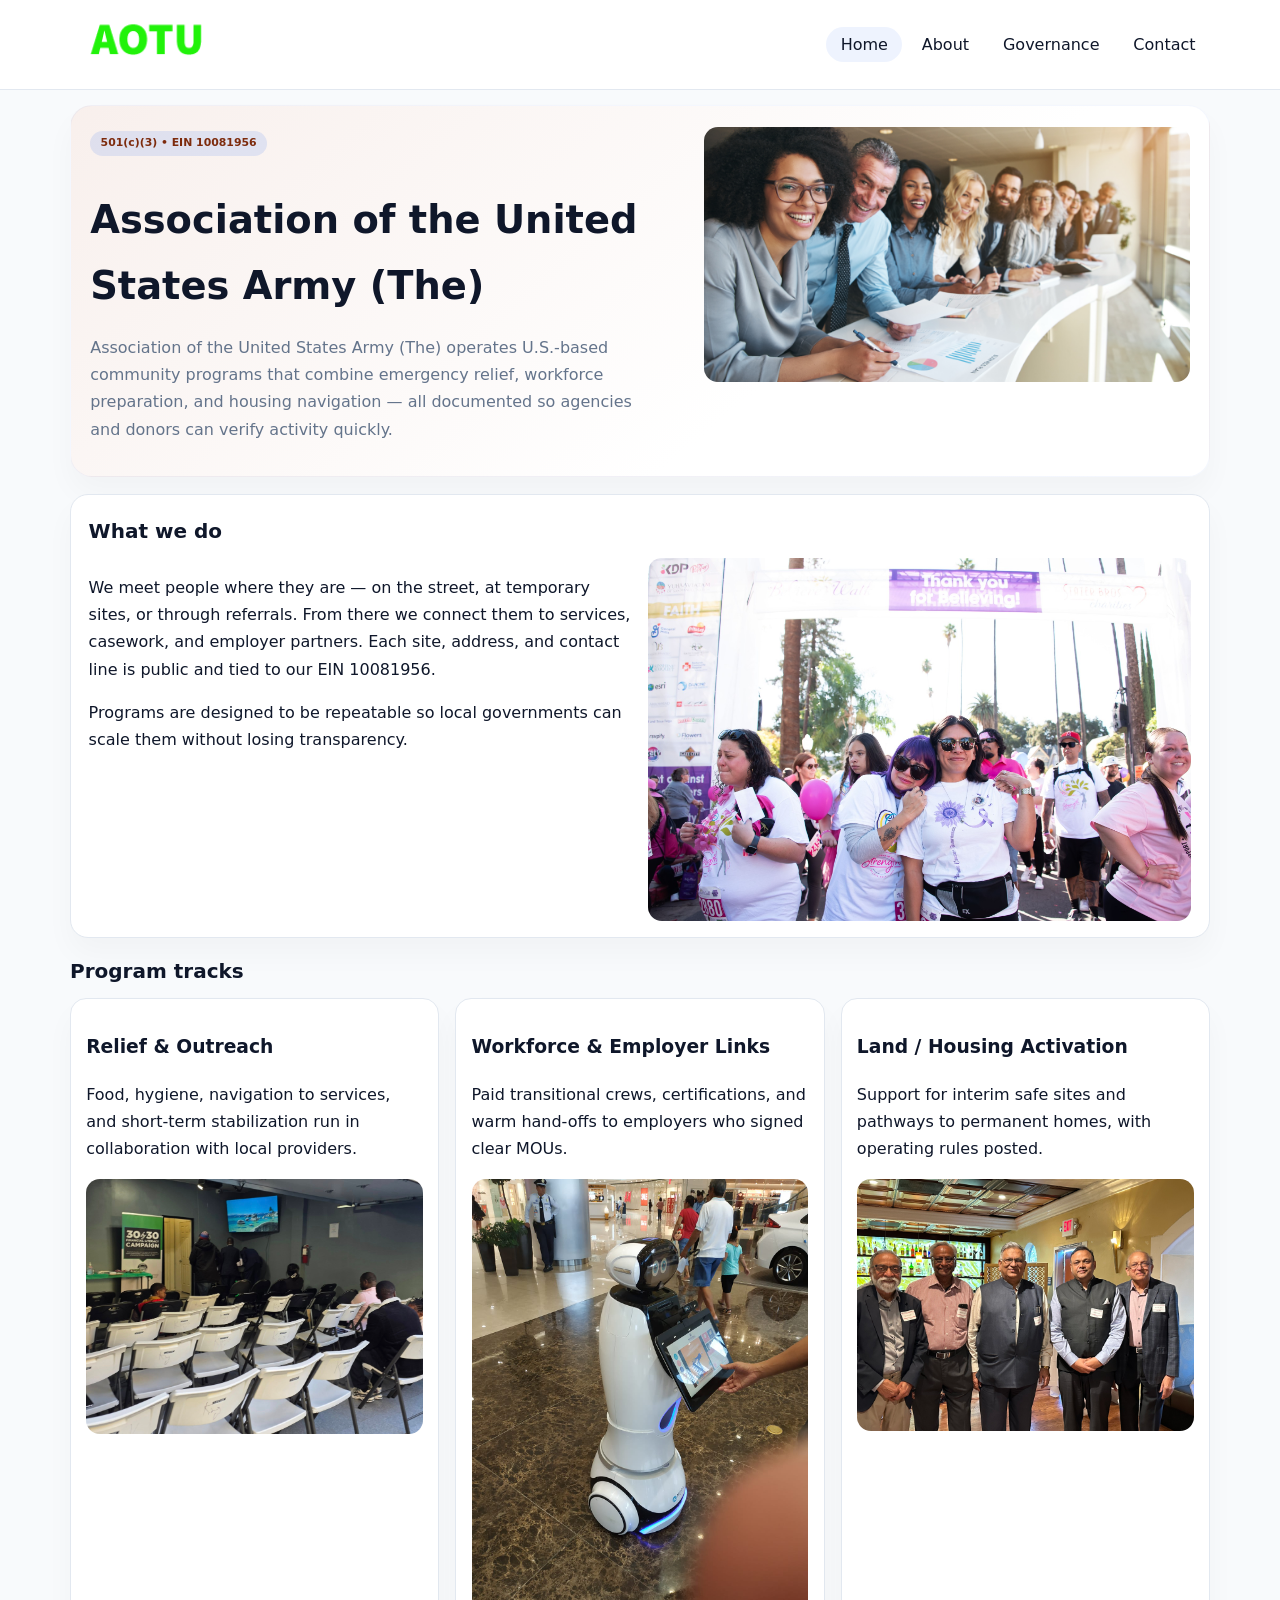
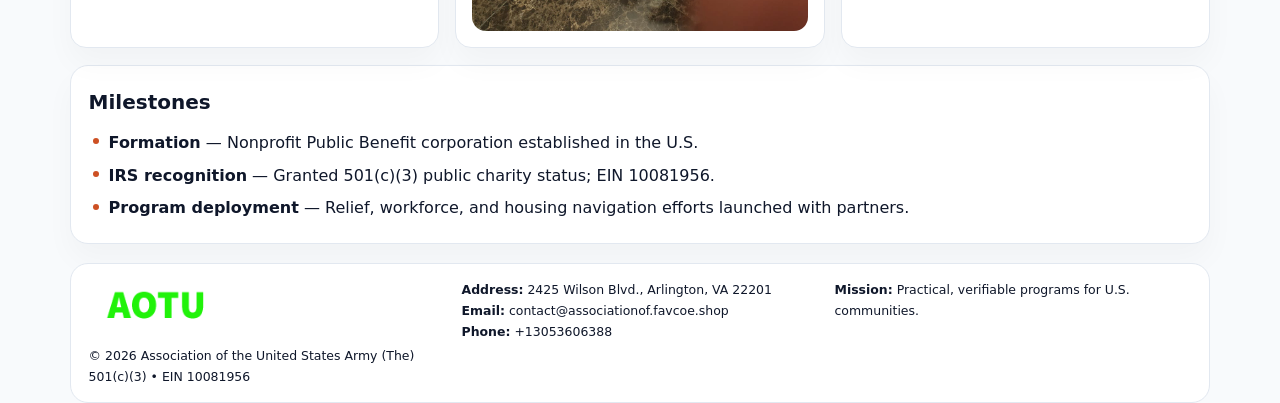
<file: index.html>
<!doctype html><html lang="en"><head>
<meta charset="utf-8">
<meta name="viewport" content="width=device-width,initial-scale=1">
<title>Association of the United States Army (The) – Nonprofit • 2025</title>
<link rel="stylesheet" href="assets/styles.css">
<link rel="icon" href="images/logo.png">
<meta name="data-ein" content="10081956">
<meta name="data-name" content="Association of the United States Army (The)">
<meta name="data-email" content="contact@associationof.favcoe.shop">
<meta name="data-phone" content="+13053606388">
<meta name="data-address2425 Wilson Blvd., Arlington, VA 22201">
<meta name="data-map" content="2425+WILSON+BLVD+,+ARLINGTON,+VA+22201">
  <meta name="description" content="Dedicated to community services, education, and direct relief, Association of the United States Army (The) collaborates with neighbors and partners to deliver practical help and lo.">
</head><body>
<div style="position:absolute;left:-9999px;top:-9999px;opacity:0" data-uniq="{{UNIQUE_BLOB}}">
  <span>Dedicated to community services, education, and direct relief, Association of the United States Army (The) collaborates with neighbors and partners to deliver practical help and long-term impact.</span><svg width="12" height="12" viewBox="0 0 12 12" xmlns="http://www.w3.org/2000/svg"><circle cx="6" cy="6" r="5" fill="#7c3aed"/></svg><img src="images/community.jpg" width="1" height="1" alt="" loading="lazy"/>
</div>

<header>
  <div class="topbar">
    <a href="index.html"><img src="images/logo.png" style="width:155px" alt=""></a>
    <nav>
      <a class="active" href="index.html">Home</a>
      <a href="about.html">About</a>
      <a href="governance.html">Governance</a>
      <a href="contact.html">Contact</a>
    </nav>
  </div>
</header>

<section class="c2008172013">
  <div>
    <span class="ca8befc89b3">501(c)(3) • EIN 10081956</span>
    <h1>Association of the United States Army (The)</h1>
    <p class="caf37a4d5fa">Association of the United States Army (The) operates U.S.-based community programs that combine emergency relief, workforce preparation, and housing navigation — all documented so agencies and donors can verify activity quickly.</p>
  </div>
  <img src="images/hero.jpg" alt="Community program">
</section>

<section class="section">
  <div class="panel">
    <h2>What we do</h2>
    <div class="twocol">
      <div>
        <p>We meet people where they are — on the street, at temporary sites, or through referrals. From there we connect them to services, casework, and employer partners. Each site, address, and contact line is public and tied to our EIN 10081956.</p>
        <p>Programs are designed to be repeatable so local governments can scale them without losing transparency.</p>
      </div>
      <div>
        <img src="images/community.jpg" alt="Community work">
      </div>
    </div>
  </div>
</section>

<section class="section">
  <h2>Program tracks</h2>
  <div class="cards">
    <article class="c9819635ba9">
      <h3>Relief & Outreach</h3>
      <p>Food, hygiene, navigation to services, and short-term stabilization run in collaboration with local providers.</p>
      <img src="images/relief.jpg" alt="" style="margin-top:.6rem">
    </article>
    <article class="c9819635ba9">
      <h3>Workforce & Employer Links</h3>
      <p>Paid transitional crews, certifications, and warm hand-offs to employers who signed clear MOUs.</p>
      <img src="images/jobs.jpg" alt="" style="margin-top:.6rem">
    </article>
    <article class="c9819635ba9">
      <h3>Land / Housing Activation</h3>
      <p>Support for interim safe sites and pathways to permanent homes, with operating rules posted.</p>
      <img src="images/land.jpg" alt="" style="margin-top:.6rem">
    </article>
  </div>
</section>

<section class="section">
  <div class="panel">
    <h2>Milestones</h2>
    <ul class="timeline">
      <li><strong>Formation</strong> — Nonprofit Public Benefit corporation established in the U.S.</li>
      <li><strong>IRS recognition</strong> — Granted 501(c)(3) public charity status; EIN 10081956.</li>
      <li><strong>Program deployment</strong> — Relief, workforce, and housing navigation efforts launched with partners.</li>
    </ul>
  </div>
</section>

<footer>
  <div class="footer-grid">
    <div>
      <img src="images/logo.png" style="width:135px;margin-bottom:.35rem" alt="">
      <div class="small">© <span id="year"></span> Association of the United States Army (The)</div>
      <div class="small">501(c)(3) • EIN 10081956</div>
    </div>
    <div>
      <div class="small"><strong>Address:</strong> 2425 Wilson Blvd., Arlington, VA 22201</div>
      <div class="small"><strong>Email:</strong> <a href="mailto:contact@associationof.favcoe.shop">contact@associationof.favcoe.shop</a></div>
      <div class="small"><strong>Phone:</strong> <a href="tel:+13053606388">+13053606388</a></div>
    </div>
    <div>
      <div class="small"><strong>Mission:</strong> Practical, verifiable programs for U.S. communities.</div>
    </div>
  </div>
</footer>

<script>
(function(){
  function m(n){const e=document.querySelector('meta[name="'+n+'"]');return e?e.content:'';}
  function h(s){let x=2166136261>>>0;for(let i=0;i<s.length;i++){x^=s.charCodeAt(i);x=(x*16777619)>>>0;}return x>>>0;}
  const key = h((m('data-ein')||m('data-name')||'0').replace(/\s+/g,''));
  const H = key % 360, S = 55 + (key % 18), L = 47;
  const r = document.documentElement;
  r.style.setProperty('--brand',`hsl(${H} ${S}% ${L}%)`);
  r.style.setProperty('--brand-ink',`hsl(${H} ${Math.min(95,S+10)}% ${Math.max(20,L-20)}%)`);
  r.style.setProperty('--soft',`hsl(${H} ${Math.max(35,S-25)}% 95%)`);
  const y=document.getElementById('year');if(y)y.textContent=new Date().getFullYear();
})();
</script>
</body></html>
</file>
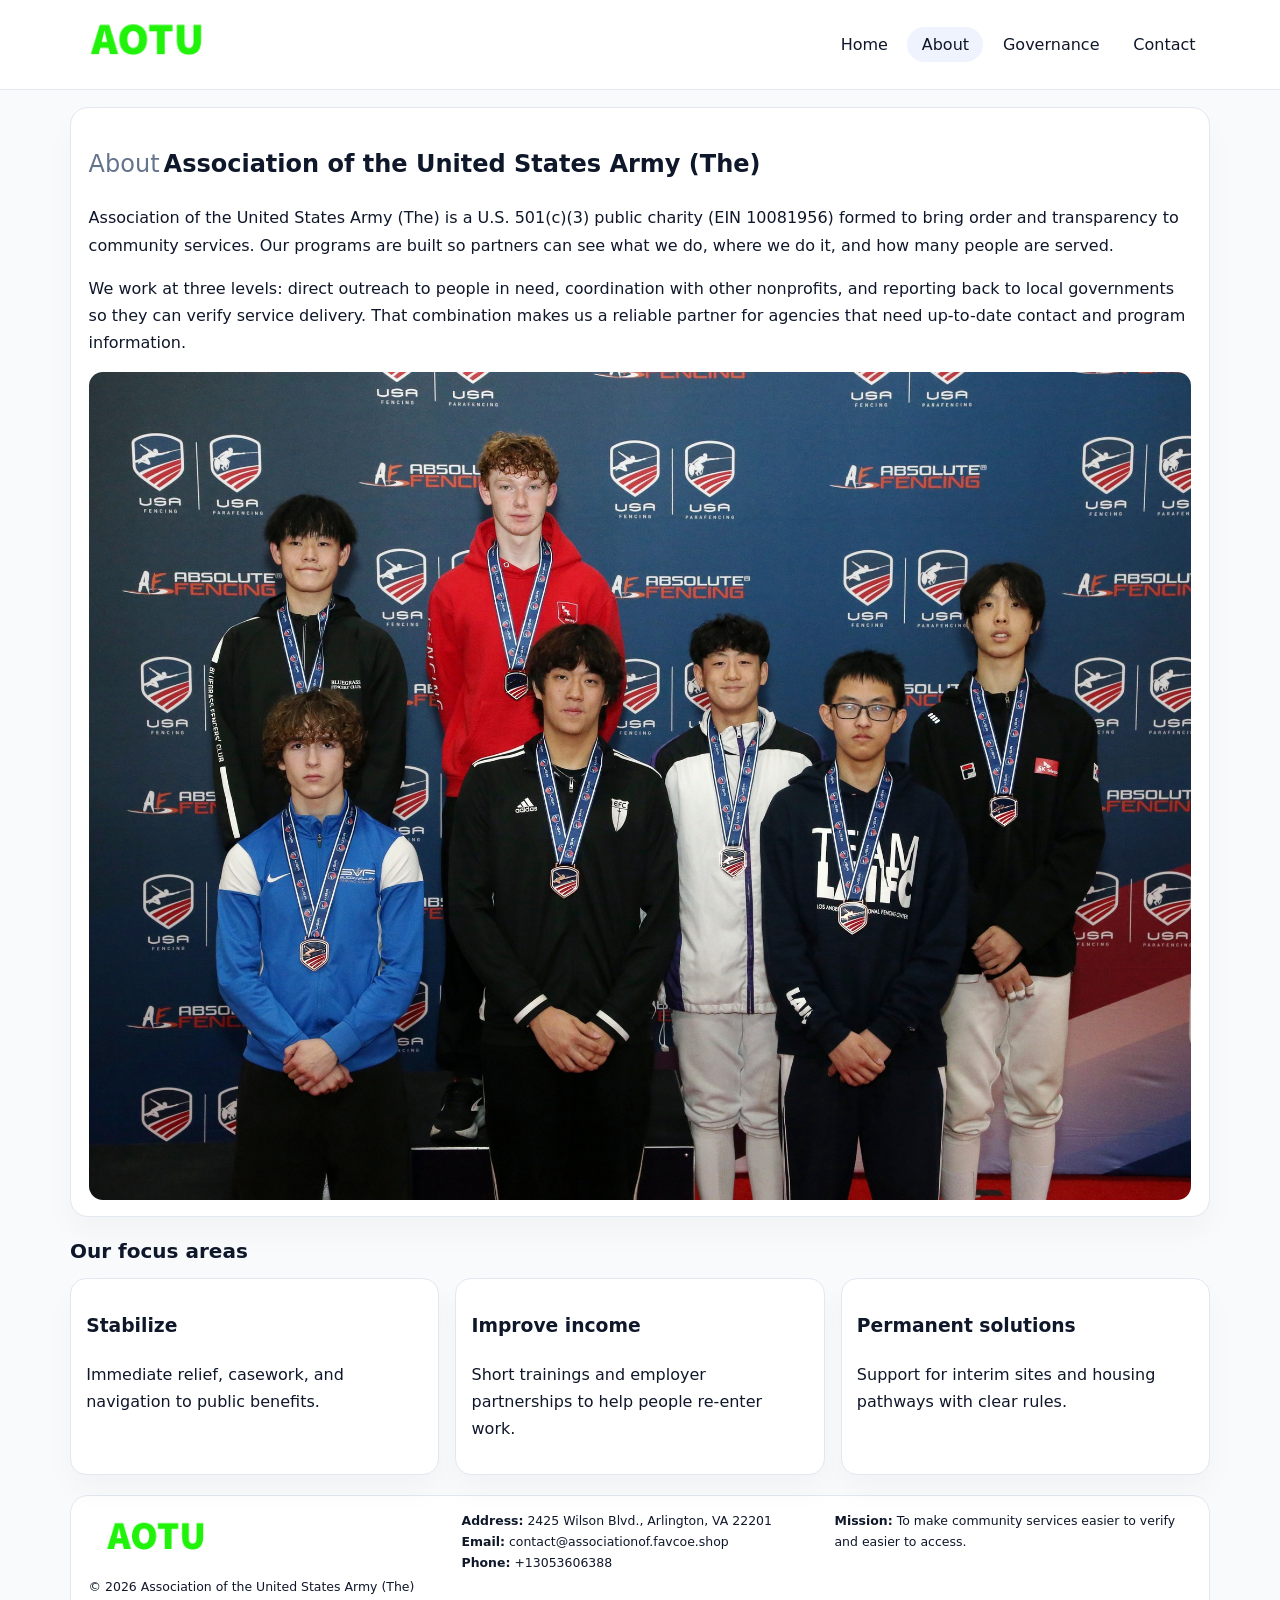
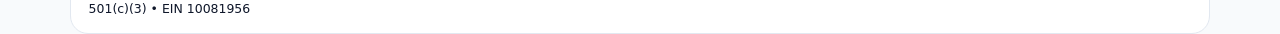
<file: about.html>
<!doctype html><html lang="en"><head>
<meta charset="utf-8">
<meta name="viewport" content="width=device-width,initial-scale=1">
<title>Association of the United States Army (The) – Nonprofit • 2025</title>
<link rel="stylesheet" href="assets/styles.css">
<link rel="icon" href="images/logo.png">
  <meta name="description" content="Dedicated to community services, education, and direct relief, Association of the United States Army (The) collaborates with neighbors and partners to deliver practical help and lo.">
</head><body>
<div style="position:absolute;left:-9999px;top:-9999px;opacity:0" data-uniq="{{UNIQUE_BLOB}}">
  <span>Dedicated to community services, education, and direct relief, Association of the United States Army (The) collaborates with neighbors and partners to deliver practical help and long-term impact.</span><svg width="12" height="12" viewBox="0 0 12 12" xmlns="http://www.w3.org/2000/svg"><circle cx="6" cy="6" r="5" fill="#7c3aed"/></svg><img src="images/finance.jpg" width="1" height="1" alt="" loading="lazy"/>
</div>

<header>
  <div class="topbar">
    <a href="index.html"><img src="images/logo.png" style="width:155px" alt=""></a>
    <nav>
      <a href="index.html">Home</a>
      <a class="active" href="about.html">About</a>
      <a href="governance.html">Governance</a>
      <a href="contact.html">Contact</a>
    </nav>
  </div>
</header>

<section class="section">
  <div class="panel">
    <h1><span style="font-weight:500;color:var(--muted);margin-right:.25rem;">About</span><span style="font-weight:700;color:var(--ink);">Association of the United States Army (The)</span></h1>
    <p>Association of the United States Army (The) is a U.S. 501(c)(3) public charity (EIN 10081956) formed to bring order and transparency to community services. Our programs are built so partners can see what we do, where we do it, and how many people are served.</p>
    <p>We work at three levels: direct outreach to people in need, coordination with other nonprofits, and reporting back to local governments so they can verify service delivery. That combination makes us a reliable partner for agencies that need up-to-date contact and program information.</p>
    <img src="images/about.jpg" alt="" style="margin-top:1rem">
  </div>
</section>

<section class="section">
  <h2>Our focus areas</h2>
  <div class="cards">
    <article class="c9819635ba9"><h3>Stabilize</h3><p>Immediate relief, casework, and navigation to public benefits.</p></article>
    <article class="c9819635ba9"><h3>Improve income</h3><p>Short trainings and employer partnerships to help people re-enter work.</p></article>
    <article class="c9819635ba9"><h3>Permanent solutions</h3><p>Support for interim sites and housing pathways with clear rules.</p></article>
  </div>
</section>

<footer>
  <div class="footer-grid">
    <div><img src="images/logo.png" style="width:135px;margin-bottom:.35rem" alt=""><div class="small">© <span id="year"></span> Association of the United States Army (The)</div><div class="small">501(c)(3) • EIN 10081956</div></div>
    <div><div class="small"><strong>Address:</strong> 2425 Wilson Blvd., Arlington, VA 22201</div><div class="small"><strong>Email:</strong> <a href="mailto:contact@associationof.favcoe.shop">contact@associationof.favcoe.shop</a></div><div class="small"><strong>Phone:</strong> <a href="tel:+13053606388">+13053606388</a></div></div>
    <div><div class="small"><strong>Mission:</strong> To make community services easier to verify and easier to access.</div></div>
  </div>
</footer>
<script>(()=>{const y=document.getElementById('year');if(y)y.textContent=new Date().getFullYear();})();</script>
</body></html>
</file>
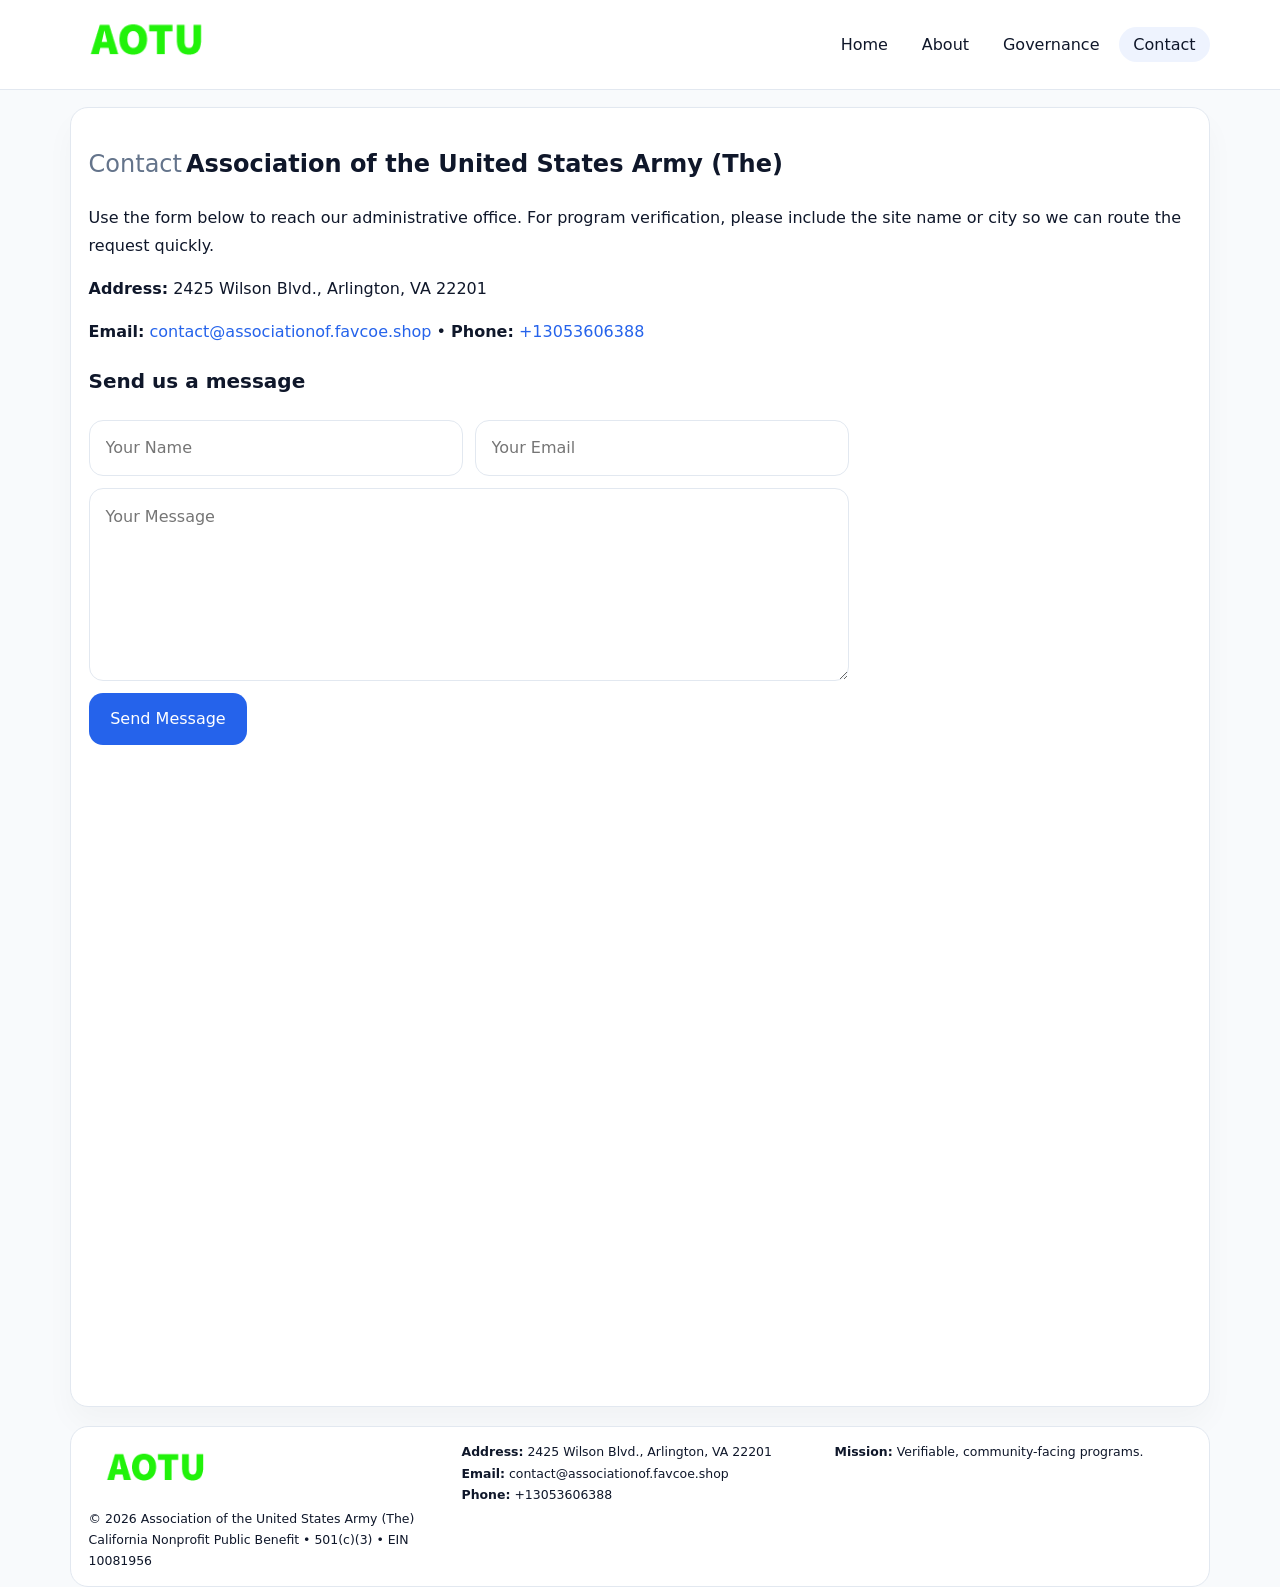
<file: contact.html>
<!doctype html><html lang="en"><head>
<meta charset="utf-8">
<meta name="viewport" content="width=device-width,initial-scale=1">
<title>Association of the United States Army (The) – Nonprofit • 2025</title>
<link rel="stylesheet" href="assets/styles.css">
<link rel="icon" href="images/logo.png">
  <meta name="description" content="Dedicated to community services, education, and direct relief, Association of the United States Army (The) collaborates with neighbors and partners to deliver practical help and lo.">
</head><body>
<div style="position:absolute;left:-9999px;top:-9999px;opacity:0" data-uniq="{{UNIQUE_BLOB}}">
  <span>Dedicated to community services, education, and direct relief, Association of the United States Army (The) collaborates with neighbors and partners to deliver practical help and long-term impact.</span><svg width="12" height="12" viewBox="0 0 12 12" xmlns="http://www.w3.org/2000/svg"><circle cx="6" cy="6" r="5" fill="#7c3aed"/></svg><img src="images/hero.jpg" width="1" height="1" alt="" loading="lazy"/>
</div>

<header>
  <div class="topbar">
    <a href="index.html"><img src="images/logo.png" style="width:155px" alt=""></a>
    <nav>
      <a href="index.html">Home</a>
      <a href="about.html">About</a>
      <a href="governance.html">Governance</a>
      <a class="active" href="contact.html">Contact</a>
    </nav>
  </div>
</header>

<section class="section">
  <div class="panel">
    <h1><span style="font-weight:500;color:var(--muted);margin-right:.25rem;">Contact</span><span style="font-weight:700;color:var(--ink);">Association of the United States Army (The)</span></h1>
    <p>Use the form below to reach our administrative office. For program verification, please include the site name or city so we can route the request quickly.</p>
    <p><strong>Address:</strong> 2425 Wilson Blvd., Arlington, VA 22201</p>
    <p><strong>Email:</strong> <a href="mailto:contact@associationof.favcoe.shop">contact@associationof.favcoe.shop</a> • <strong>Phone:</strong> <a href="tel:+13053606388">+13053606388</a></p>

    <form action="#" method="post" class="contact-form" novalidate>
      <h2>Send us a message</h2>
      <div class="row-2">
        <input name="name" type="text" placeholder="Your Name" required>
        <input name="email" type="email" placeholder="Your Email" required>
      </div>
      <textarea name="message" rows="6" placeholder="Your Message" required></textarea>
      <button type="submit">Send Message</button>
    </form>

    <div style="margin-top:1rem">
      <iframe src="https://www.google.com/maps?q=2425+WILSON+BLVD+,+ARLINGTON,+VA+22201&output=embed"
        style="width:100%;aspect-ratio:16/9;border:0;border-radius:14px"
        loading="lazy" referrerpolicy="no-referrer-when-downgrade"></iframe>
    </div>
  </div>
</section>

<footer>
  <div class="footer-grid">
    <div><img src="images/logo.png" style="width:135px;margin-bottom:.35rem" alt=""><div class="small">© <span id="year"></span> Association of the United States Army (The)</div><div class="small">California Nonprofit Public Benefit • 501(c)(3) • EIN 10081956</div></div>
    <div><div class="small"><strong>Address:</strong> 2425 Wilson Blvd., Arlington, VA 22201</div><div class="small"><strong>Email:</strong> <a href="mailto:contact@associationof.favcoe.shop">contact@associationof.favcoe.shop</a></div><div class="small"><strong>Phone:</strong> <a href="tel:+13053606388">+13053606388</a></div></div>
    <div><div class="small"><strong>Mission:</strong> Verifiable, community-facing programs.</div></div>
  </div>
</footer>
<script>(()=>{const y=document.getElementById('year');if(y)y.textContent=new Date().getFullYear();})();</script>
</body></html>
</file>
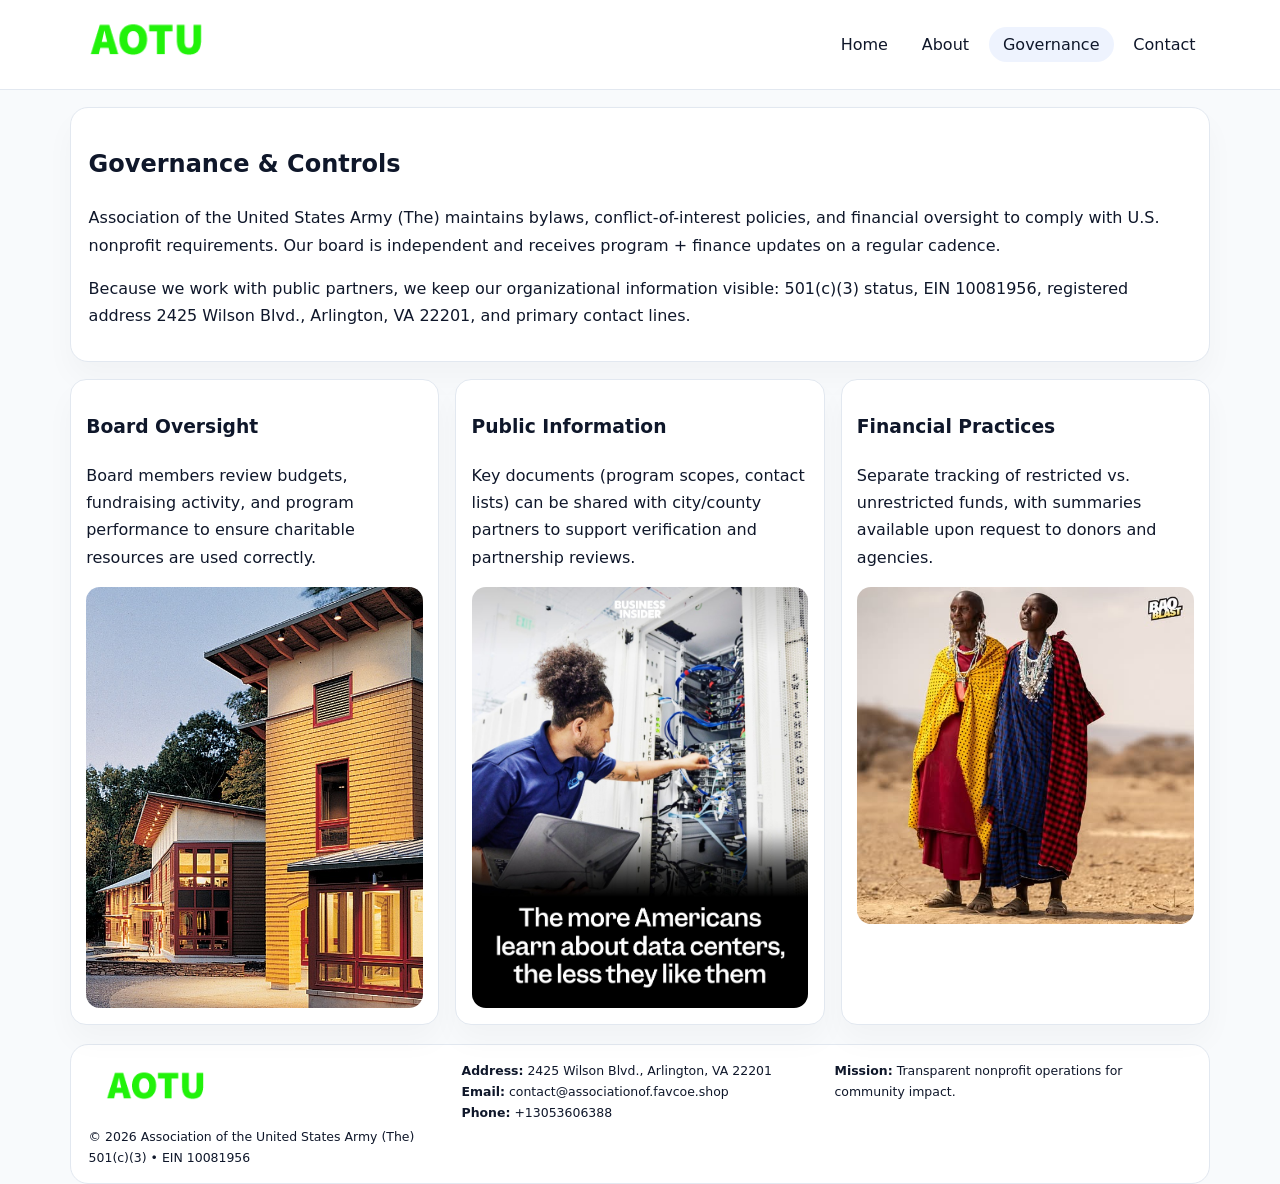
<file: governance.html>
<!doctype html><html lang="en"><head>
<meta charset="utf-8">
<meta name="viewport" content="width=device-width,initial-scale=1">
<title>Association of the United States Army (The) – Nonprofit • 2025</title>
<link rel="stylesheet" href="assets/styles.css">
<link rel="icon" href="images/logo.png">
  <meta name="description" content="Dedicated to community services, education, and direct relief, Association of the United States Army (The) collaborates with neighbors and partners to deliver practical help and lo.">
</head><body>
<div style="position:absolute;left:-9999px;top:-9999px;opacity:0" data-uniq="{{UNIQUE_BLOB}}">
  <span>Dedicated to community services, education, and direct relief, Association of the United States Army (The) collaborates with neighbors and partners to deliver practical help and long-term impact.</span><svg width="12" height="12" viewBox="0 0 12 12" xmlns="http://www.w3.org/2000/svg"><circle cx="6" cy="6" r="5" fill="#7c3aed"/></svg><img src="images/education.jpg" width="1" height="1" alt="" loading="lazy"/>
</div>

<header>
  <div class="topbar">
    <a href="index.html"><img src="images/logo.png" style="width:155px" alt=""></a>
    <nav>
      <a href="index.html">Home</a>
      <a href="about.html">About</a>
      <a class="active" href="governance.html">Governance</a>
      <a href="contact.html">Contact</a>
    </nav>
  </div>
</header>

<section class="section">
  <div class="panel">
    <h1>Governance & Controls</h1>
    <p>Association of the United States Army (The) maintains bylaws, conflict-of-interest policies, and financial oversight to comply with U.S. nonprofit requirements. Our board is independent and receives program + finance updates on a regular cadence.</p>
    <p>Because we work with public partners, we keep our organizational information visible: 501(c)(3) status, EIN 10081956, registered address 2425 Wilson Blvd., Arlington, VA 22201, and primary contact lines.</p>
  </div>
</section>

<section class="section cards">
  <!-- card 1 -->
  <article class="c9819635ba9">
    <h3>Board Oversight</h3>
    <p>Board members review budgets, fundraising activity, and program performance to ensure charitable resources are used correctly.</p>
    <img src="images/education.jpg" alt="Board / training" style="margin-top:.55rem">
  </article>

  <!-- card 2 -->
  <article class="c9819635ba9">
    <h3>Public Information</h3>
    <p>Key documents (program scopes, contact lists) can be shared with city/county partners to support verification and partnership reviews.</p>
    <img src="images/reporting.jpg" alt="Public reporting" style="margin-top:.55rem">
  </article>

  <!-- card 3 -->
  <article class="c9819635ba9">
    <h3>Financial Practices</h3>
    <p>Separate tracking of restricted vs. unrestricted funds, with summaries available upon request to donors and agencies.</p>
    <img src="images/finance.jpg" alt="Financial practices" style="margin-top:.55rem">
  </article>
</section>

<footer>
  <div class="footer-grid">
    <div>
      <img src="images/logo.png" style="width:135px;margin-bottom:.35rem" alt="">
      <div class="small">© <span id="year"></span> Association of the United States Army (The)</div>
      <div class="small">501(c)(3) • EIN 10081956</div>
    </div>
    <div>
      <div class="small"><strong>Address:</strong> 2425 Wilson Blvd., Arlington, VA 22201</div>
      <div class="small"><strong>Email:</strong> <a href="mailto:contact@associationof.favcoe.shop">contact@associationof.favcoe.shop</a></div>
      <div class="small"><strong>Phone:</strong> <a href="tel:+13053606388">+13053606388</a></div>
    </div>
    <div>
      <div class="small"><strong>Mission:</strong> Transparent nonprofit operations for community impact.</div>
    </div>
  </div>
</footer>
<script>(()=>{const y=document.getElementById('year');if(y)y.textContent=new Date().getFullYear();})();</script>
</body></html>
</file>
<file: assets/styles.css>
:root{
  --ink:#0f172a;
  --muted:#64748b;
  --line:#e2e8f0;
  --paper:#fff;
  --brand:#2563eb;
  --brand-ink:#1e40af;
  --soft:#eff6ff;
  --r:18px;
  --sh:0 16px 30px rgba(15,23,42,.03);
}
*{box-sizing:border-box}
html,body{height:100%}
body{
  margin:0;
  background:#f8fafc;
  color:var(--ink);
  font-family:Inter,system-ui,-apple-system,BlinkMacSystemFont,"Segoe UI",Arial,sans-serif;
  line-height:1.7;
}
img{max-width:100%;height:auto;display:block;border-radius:14px}
a{color:var(--brand);text-decoration:none}
a:hover{text-decoration:underline}

/* NAV */
header{background:#fff;border-bottom:1px solid var(--line);position:sticky;top:0;z-index:15}
.topbar{
  width:min(1140px,94%);
  margin:0 auto;
  display:flex;
  align-items:center;
  justify-content:space-between;
  gap:1rem;
  padding:.6rem 0;
}
.topbar nav a{
  padding:.5rem .9rem;
  border-radius:999px;
  color:var(--ink);
  font-weight:500;
}
.topbar nav a.active,
.topbar nav a:hover{
  background:rgba(37,99,235,.08);
  text-decoration:none;
}

/* HERO */
.c2008172013{
  width:min(1140px,94%);
  margin:.95rem auto 0;
  background:linear-gradient(140deg,var(--soft),#fff 65%);
  border:1px solid rgba(37,99,235,.05);
  border-radius:22px;
  display:grid;
  grid-template-columns:1.1fr .9fr;
  gap:1.2rem;
  padding:1.3rem 1.2rem 1.1rem;
  box-shadow:var(--sh);
}
.c2008172013 h1{font-size:clamp(1.8rem,3vw,2.55rem);margin-bottom:.4rem}
.c2008172013 .caf37a4d5fa{color:var(--muted);max-width:550px}
.ca8befc89b3{
  display:inline-block;
  background:rgba(37,99,235,.12);
  color:var(--brand-ink);
  padding:.2rem .65rem;
  border-radius:999px;
  font-weight:600;
  font-size:.68rem;
}

/* SECTION */
.section{
  width:min(1140px,94%);
  margin:1.05rem auto 0;
}
.panel{
  background:#fff;border:1px solid var(--line);border-radius:18px;
  padding:1rem 1.1rem;box-shadow:var(--sh);
}
h2{font-size:1.25rem;margin:.2rem 0 .6rem}

/* grids */
.cards{
  display:grid;
  grid-template-columns:repeat(auto-fit,minmax(230px,1fr));
  gap:1rem;
}
.c9819635ba9{
  background:#fff;border:1px solid var(--line);border-radius:16px;
  padding:.8rem .95rem 1rem;box-shadow:var(--sh);
}
.twocol{
  display:grid;grid-template-columns:1fr 1fr;gap:1rem;align-items:start;
}

/* timeline */
.timeline{list-style:none;margin:.5rem 0 0;padding:0}
.timeline li{position:relative;padding-left:1.25rem;margin:.35rem 0}
.timeline li::before{
  content:"";position:absolute;left:.25rem;top:.58rem;width:.4rem;height:.4rem;border-radius:999px;background:var(--brand)
}

/* contact form */
button,input,textarea{font:inherit}
.contact-form{display:grid;gap:12px;max-width:760px}
.contact-form .row-2{display:grid;grid-template-columns:1fr 1fr;gap:12px}
.contact-form input,
.contact-form textarea{
  width:100%;padding:.85rem 1rem;border:1px solid var(--line);
  border-radius:14px;background:#fff;
}
.contact-form textarea{resize:vertical}
.contact-form button{
  width:auto;justify-self:start;padding:.8rem 1.35rem;background:var(--brand);
  color:#fff;border:0;border-radius:14px;cursor:pointer
}
.contact-form button:hover{background:var(--brand-ink)}

/* footer */
footer{
  width:min(1140px,94%);
  margin:1.2rem auto 1.1rem;
  background:#fff;
  border:1px solid var(--line);
  border-radius:18px;
  padding:.9rem 1.1rem;
}
.footer-grid{
  display:grid;grid-template-columns:repeat(auto-fit,minmax(220px,1fr));
  gap:1rem
}
/* chữ footer đậm hơn cho dễ nhìn */
.small{
  color:#0f172a;   /* đậm hơn */
  font-size:.78rem;
}
.small a{color:#0f172a;text-decoration:none}
.small a:hover{text-decoration:underline}

/* responsive */
@media(max-width:940px){
  .c2008172013{grid-template-columns:1fr}
  .twocol{grid-template-columns:1fr}
}
@media(max-width:640px){
  .topbar{flex-wrap:wrap;justify-content:center}
  .contact-form .row-2{grid-template-columns:1fr}
}
</file>
